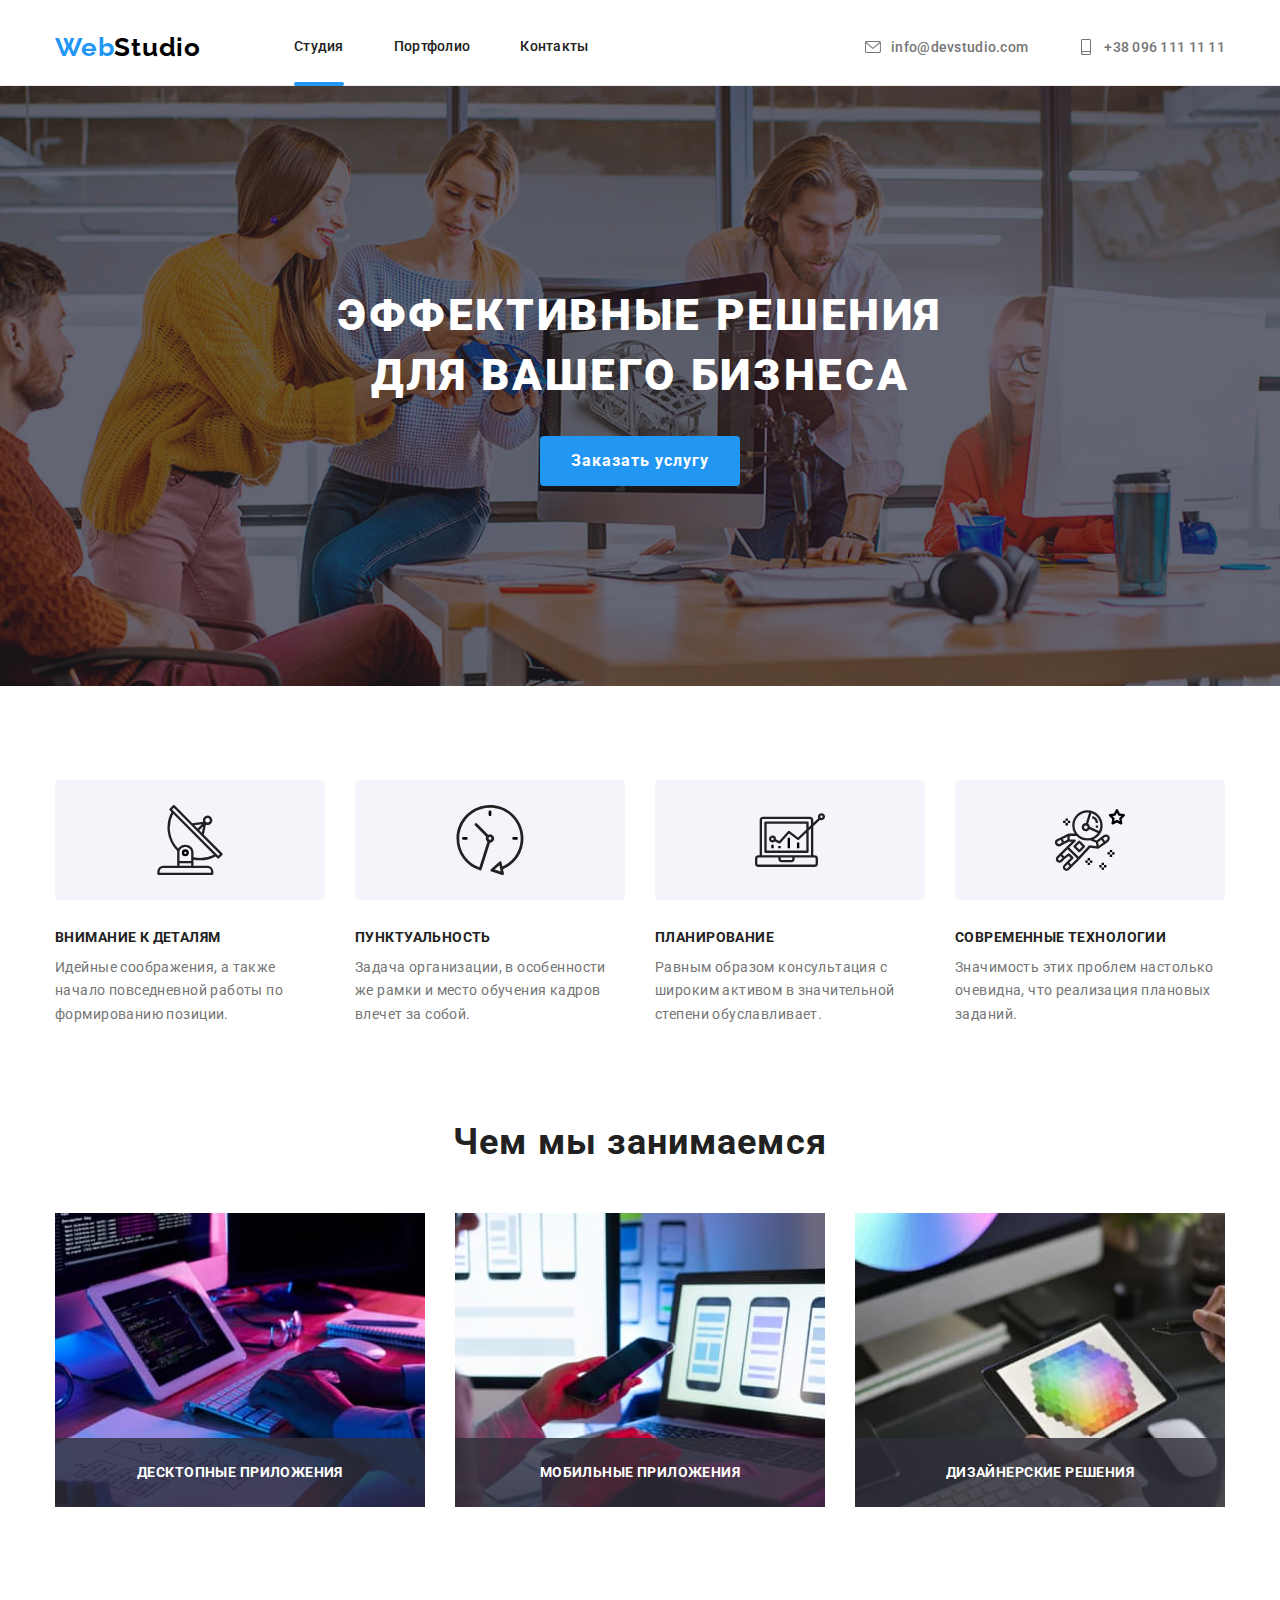
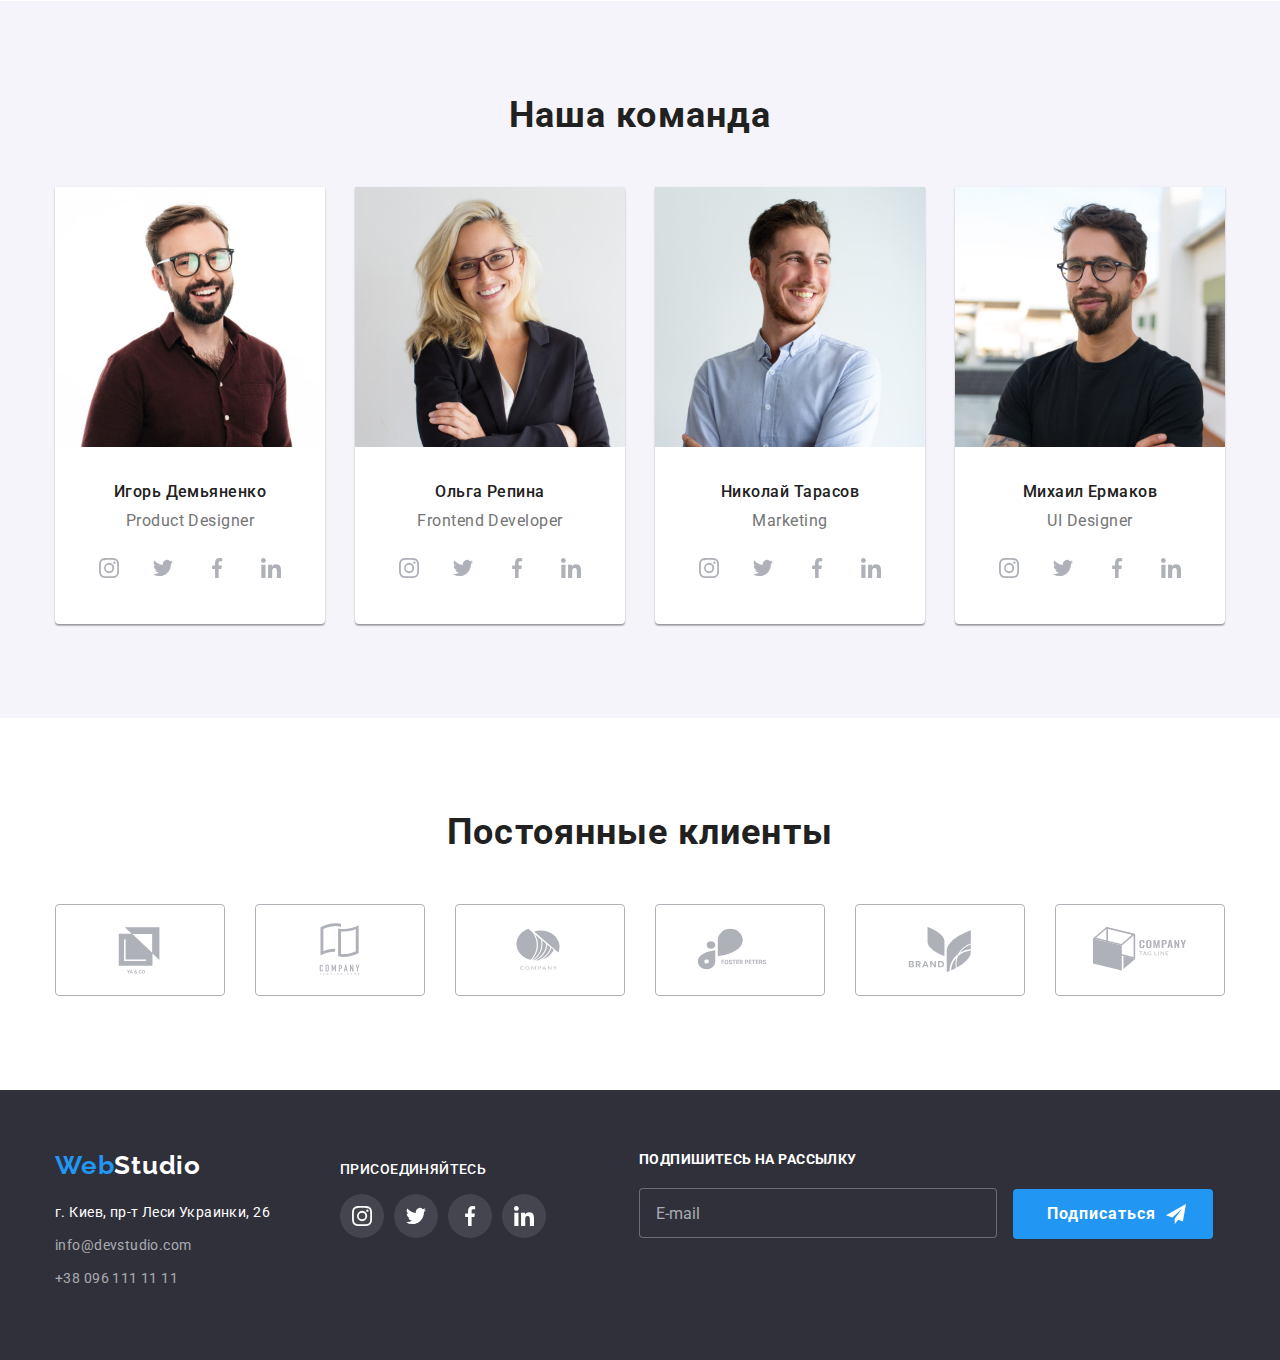
<file: index.html>
<!DOCTYPE html>
<html lang="ru">

<head>
    <meta charset="UTF-8">
    <meta http-equiv="X-UA-Compatible" content="IE=edge">
    <meta name="viewport" content="width=device-width, initial-scale=1.0">
    <title>Document</title>
    <link rel="stylesheet"
        href="https://cdnjs.cloudflare.com/ajax/libs/modern-normalize/1.1.0/modern-normalize.min.css">
    <link
        href="https://fonts.googleapis.com/css2?family=Raleway:wght@700&family=Roboto:wght@400;500;700;900&display=swap"
        rel="stylesheet">
    <link rel="stylesheet" href="./css/style.css">
    <link rel="stylesheet" href="./css/main.min.css">
</head>

<body class="page">
    <header class="header">
        <div class="container">
            <nav class="nav">
                <a class="logo link" href="index.html"><span class="logo__web">Web</span>Studio</a>
                <ul class="nav__list list">
                    <li class="nav__link-text"><a class="nav__link studio link" href="index.html">Студия</a></li>
                    <li class="nav__link-text"><a class="nav__link link" href="./portfolio.html">Портфолио</a></li>
                    <li class="nav__link-text"><a class="nav__link link" href="">Контакты</a></li>
                </ul>
            </nav>
            <div class="contact-header link">
                <a class="contact-header__link link" href="mailto:info@devstudio.com">
                    <svg class="contact-header__logo">
                        <use href="./images/svg/sprite.svg#icon-envelope"></use>
                    </svg> 
                    <span>
                        info@devstudio.com
                    </span>
                </a>
                <a class="contact-header__link link" href="tel:+380961111111">
                    <svg class="contact-header__logo">
                        <use href="./images/svg/sprite.svg#icon-smartphone"></use>
                    </svg>
                    <span>
                        +38 096 111 11 11
                    </span>
                </a>
            </div>
        </div>
    </header>
    <main>
        <!-- секція герой -->
        <section class="hero">
            <h1 class="hero__title">Эффективные решения <br /> для вашего бизнеса</h1>
            <button class="hero__button" type="button" data-modal-open>Заказать услугу</button>
        </section>

        <!-- секція про нас -->

        <section class="superiority">
            <div class="container">
                <h2 hidden>О нас</h2>
                <ul class="superiority__list list">
                    <li class="superiority__item">
                        <div class="superiority__icon">
                            <svg class="superiority__img" width="70" height="70">
                                <use href="./images/svg/sprite.svg#icon-antenna"></use>
                            </svg>
                        </div>
                        <h3 class="superiority__title">Внимание к деталям</h3>
                        <p class="superiority__text">Идейные соображения, а также начало повседневной работы по формированию
                            позиции.</p>
                    </li>
                    <li class="superiority__item">
                        <div class="superiority__icon">
                            <svg class="superiority__img" width="70" height="70">
                                <use href="./images/svg/sprite.svg#icon-clock"></use>
                            </svg>
                        </div>
                        <h3 class="superiority__title">Пунктуальность</h3>
                        <p class="superiority__text">Задача организации, в особенности же рамки и место обучения кадров
                            влечет
                            за собой.</p>
                    </li>
                    <li class="superiority__item">
                        <div class="superiority__icon">
                            <svg class="superiority__img" width="70" height="70">
                                <use href="./images/svg/sprite.svg#icon-diagram"></use>
                            </svg>
                        </div>
                        <h3 class="superiority__title">Планирование</h3>
                        <p class="superiority__text">Равным образом консультация с широким активом в значительной степени
                            обуславливает.</p>
                    </li>
                    <li class="superiority__item">
                        <div class="superiority__icon">
                            <svg class="superiority__img" width="70" height="70">
                                <use href="./images/svg/sprite.svg#icon-astronaut"></use>
                            </svg>
                        </div>
                        <h3 class="superiority__title">Современные технологии</h3>
                        <p class="superiority__text">Значимость этих проблем настолько очевидна, что реализация плановых
                            заданий.</p>
                    </li>
                </ul>
            </div>
        </section>

        <!-- секція чим ми займамося -->
        <section class="work">
            <div class="container">
                <h2 class="work__title">Чем мы занимаемся</h2>
                <ul class="work__list list">
                    <li class="work__item">
                        <img src="./images/work/work1.jpg" alt="Работа за компьютером" width="370">
                            <p class="work__text">Десктопные приложения</p>
                    </li>
                    <li class="work__item">
                        <img src="./images/work/work2.jpg" alt="Рука с телефоном перед компьютером" width="370">
                        <p class="work__text">Мобильные приложения</p>
                    </li>
                    <li class="work__item">
                        <img src="./images/work/work3.jpg" alt="Планшет" width="370">
                        <p class="work__text">Дизайнерские решения</p>
                    </li>
                </ul>
            </div>
        </section>

        <!-- секція наша команда -->
        <section class="team">
            <div class="container">
                <h2 class="team__title">Наша команда</h2>
                <ul class="team-list list">
                    <li class="team-list__item">
                        <img src="./images/team/person1.jpg" alt="фото мужчины" width="270">
                        <div class="team-list__content">
                            <h3 class="team-list__name">Игорь Демьяненко</h3>
                            <p class="team-list__text">Product Designer</p>
                            <ul class="social-list list">
                                <li class="social-list__item ">
                                    <a class="social-list__link" href="">
                                        <svg class="social-list__icon " width="44" height="44">
                                            <use href="./images/svg/sprite.svg#icon-instagram"></use>
                                        </svg>
                                    </a>
                                </li>
                                <li class="social-list__item">
                                    <a class="social-list__link" href="">
                                        <svg class="social-list__icon" width="44" height="44">
                                            <use href="./images/svg/sprite.svg#icon-twitter"></use>
                                        </svg>
                                    </a>
                                </li>
                                <li class="social-list__item">
                                    <a class="social-list__link" href="">
                                        <svg class="social-list__icon" width="44" height="44">
                                            <use href="./images/svg/sprite.svg#icon-facebook"></use>
                                        </svg>
                                    </a>
                                </li>
                                <li class="social-list__item">
                                    <a class="social-list__link" href="">
                                        <svg class="social-list__icon" width="44" height="44">
                                            <use href="./images/svg/sprite.svg#icon-linkedin"></use>
                                        </svg>
                                    </a>
                                </li>
                            </ul>
                        </div>
                    </li>
                    <li class="team-list__item">
                        <img src="./images/team/person2.jpg" alt="фото женщины" width="270">
                        <div class="team-list__content">
                            <h3 class="team-list__name">Ольга Репина</h3>
                            <p class="team-list__text">Frontend Developer</p>
                            <ul class="social-list list">
                                <li class="social-list__item ">
                                    <a class="social-list__link" href="">
                                        <svg class="social-list__icon " width="44" height="44">
                                            <use href="./images/svg/sprite.svg#icon-instagram"></use>
                                        </svg>
                                    </a>
                                </li>
                                <li class="social-list__item">
                                    <a class="social-list__link" href="">
                                        <svg class="social-list__icon" width="44" height="44">
                                            <use href="./images/svg/sprite.svg#icon-twitter"></use>
                                        </svg>
                                    </a>
                                </li>
                                <li class="social-list__item">
                                    <a class="social-list__link" href="">
                                        <svg class="social-list__icon" width="44" height="44">
                                            <use href="./images/svg/sprite.svg#icon-facebook"></use>
                                        </svg>
                                    </a>
                                </li>
                                <li class="social-list__item">
                                    <a class="social-list__link" href="">
                                        <svg class="social-list__icon" width="44" height="44">
                                            <use href="./images/svg/sprite.svg#icon-linkedin"></use>
                                        </svg>
                                    </a>
                                </li>
                            </ul>
                        </div>
                    </li>
                    <li class="team-list__item">
                        <img src="./images/team/person3.jpg" alt="фото мужчины" width="270">
                        <div class="team-list__content">
                            <h3 class="team-list__name">Николай Тарасов</h3>
                            <p class="team-list__text">Marketing</p>
                            <ul class="social-list list">
                                <li class="social-list__item ">
                                    <a class="social-list__link" href="">
                                        <svg class="social-list__icon " width="44" height="44">
                                            <use href="./images/svg/sprite.svg#icon-instagram"></use>
                                        </svg>
                                    </a>
                                </li>
                                <li class="social-list__item">
                                    <a class="social-list__link" href="">
                                        <svg class="social-list__icon" width="44" height="44">
                                            <use href="./images/svg/sprite.svg#icon-twitter"></use>
                                        </svg>
                                    </a>
                                </li>
                                <li class="social-list__item">
                                    <a class="social-list__link" href="">
                                        <svg class="social-list__icon" width="44" height="44">
                                            <use href="./images/svg/sprite.svg#icon-facebook"></use>
                                        </svg>
                                    </a>
                                </li>
                                <li class="social-list__item">
                                    <a class="social-list__link" href="">
                                        <svg class="social-list__icon" width="44" height="44">
                                            <use href="./images/svg/sprite.svg#icon-linkedin"></use>
                                        </svg>
                                    </a>
                                </li>
                            </ul>
                        </div>
                    </li>
                    <li class="team-list__item">
                        <img src="./images/team/person4.jpg" alt="фото мужчины" width="270">
                        <div class="team-list__content">
                            <h3 class="team-list__name">Михаил Ермаков</h3>
                            <p class="team-list__text">UI Designer</p>
                            <ul class="social-list list">
                                <li class="social-list__item ">
                                    <a class="social-list__link" href="">
                                        <svg class="social-list__icon " width="44" height="44">
                                            <use href="./images/svg/sprite.svg#icon-instagram"></use>
                                        </svg>
                                    </a>
                                </li>
                                <li class="social-list__item">
                                    <a class="social-list__link" href="">
                                        <svg class="social-list__icon" width="44" height="44">
                                            <use href="./images/svg/sprite.svg#icon-twitter"></use>
                                        </svg>
                                    </a>
                                </li>
                                <li class="social-list__item">
                                    <a class="social-list__link" href="">
                                        <svg class="social-list__icon" width="44" height="44">
                                            <use href="./images/svg/sprite.svg#icon-facebook"></use>
                                        </svg>
                                    </a>
                                </li>
                                <li class="social-list__item">
                                    <a class="social-list__link" href="">
                                        <svg class="social-list__icon" width="44" height="44">
                                            <use href="./images/svg/sprite.svg#icon-linkedin"></use>
                                        </svg>
                                    </a>
                                </li>
                            </ul>
                        </div>
                    </li>
                </ul>
            </div>
        </section>
    <!-- постійні клієнти -->
        <section class="clients">
            <h2 class="clients__title">Постоянные клиенты</h2>
            <ul class="client-list list">
                <li class="client-list__item">
                    <a class="client-list__link" href="">
                        <svg class="client-list__logo ">
                            <use href="./images/svg/sprite.svg#icon-logo"> </use>
                        </svg>
                    </a>
                </li>
                <li class="client-list__item">
                    <a class="client-list__link" href="">
                        <svg class="client-list__logo">
                            <use href="./images/svg/sprite.svg#icon-logo-1"> </use>
                        </svg>
                    </a>
                </li>
                <li class="client-list__item">
                    <a class="client-list__link" href="">
                        <svg class="client-list__logo">
                            <use href="./images/svg/sprite.svg#icon-logo-2"> </use>
                        </svg>
                    </a>
                </li>
                <li class="client-list__item">
                    <a class="client-list__link" href="">
                        <svg class="client-list__logo">
                            <use href="./images/svg/sprite.svg#icon-logo-3"> </use>
                        </svg>
                    </a>
                </li>
                <li class="client-list__item">
                    <a class="client-list__link" href="">
                        <svg class="client-list__logo">
                            <use href="./images/svg/sprite.svg#icon-logo-4"> </use>
                        </svg>
                    </a>
                </li>
                <li class="client-list__item">
                    <a class="client-list__link" href="">
                        <svg class="client-list__logo">
                            <use href="./images/svg/sprite.svg#icon-logo-5"> </use>
                        </svg>
                    </a>
                </li>
            </ul>
        </section>
    </main>

    <footer class="footer-all">
        <div class="container d-flex">
            <div class="footer-contact">
                <a class="logo-footer link" href="index.html"><span class="logo__web">Web</span>Studio</a>
                <address class="address">
                    <p class="address__text link">г. Киев, пр-т Леси Украинки, 26</p>
                    <a class="address__link-footer link" href="mailto:info@devstudio.com">info@devstudio.com</a>
                    <a class="address__link-footer link" href="tel:+380961111111">+38 096 111 11 11</a>
                </address>
            </div>
            <div class="footer-social">
                <h3 class="footer-social__title">ПРИСОЕДИНЯЙТЕСЬ</h3>
                <ul class="social-list list">
                    <li class="social-list__item">
                        <a class="social-list__link" href="">
                            <svg class="social-list__icon social-list__icon--footer" width="44" height="44">
                                <use href="./images/svg/sprite.svg#icon-instagram"></use>
                            </svg>
                        </a>
                    </li>
                    <li class="social-list__item">
                        <a class="social-list__link" href="">
                            <svg class="social-list__icon social-list__icon--footer" width="44" height="44">
                                <use href="./images/svg/sprite.svg#icon-twitter"></use>
                            </svg>
                        </a>
                    </li>
                    <li class="social-list__item">
                        <a class="social-list__link" href="">
                            <svg class="social-list__icon social-list__icon--footer" width="44" height="44">
                                <use href="./images/svg/sprite.svg#icon-facebook"></use>
                            </svg>
                        </a>
                    </li>
                    <li class="social-list__item">
                        <a class="social-list__link" href="">
                            <svg class="social-list__icon social-list__icon--footer" width="44" height="44">
                                <use href="./images/svg/sprite.svg#icon-linkedin"></use>
                            </svg>
                        </a>
                    </li>
                </ul>
            </div>
        

        <div>
            <form class="footer-form">
                <b class="footer-form__name">подпишитесь на рассылку</b>
                <div>
                    <input class="footer-form__colortext" type="text" name="mail" placeholder="E-mail">
                    <button type="submit" class="footer-form__button">
                        <span class="footer-form__subscribe">Подписаться</span>
                        <svg class="footer-form__icon">
                            <use href="./images/svg/sprite.svg#icon-icon-send"></use>
                        </svg>
                    </button>
                </div>
            </form>
        </div>
    </div>

    </footer>

    <div class="backdrop is-hidden" data-modal>
        <div class="modal">
            <form class="modal-form">
                <p class="modal-title">Оставьте свои данные, мы вам перезвоним</p>
                <div class="modal-group">
                    <label class="modal-label" for="user-name">Имя</label>
                    <input class="modal-input" type="text" name="name" id="user-name">
                    <svg class="modal-logo">
                        <use href="./images/modal/modal.svg#icon-person-black-18dp-1"></use>
                    </svg>
                </div>

                <div class="modal-group">
                    <label class="modal-label" for="user-tel">Телефон</label>
                   <span class=""></span>
                    <input class="modal-input" type="tel" name="phone-number" id="user-tel">
                    <svg class="modal-logo">
                        <use href="./images/modal/modal.svg#icon-phone-black-18dp-1"></use>
                    </svg>
                </div>
                <div class="modal-group">
                    <label class="modal-label" for="user-email">Почта</label>
                    <input class="modal-input" type="email" name="email" id="user-email">
                    <svg class="modal-logo">
                        <use href="./images/modal/modal.svg#icon-email-black-18dp-1"></use>
                    </svg>
                </div>
                <div class="modal-group">
                    <label class="modal-label" for="user-coment">Комментарий</label>
                    <textarea class="modal-textarea" name="coment" id="user-coment" placeholder="Введите текст" ></textarea>
                </div>
        
                <label class="checkbox-label">
                    <input class="checkbox-input" type="checkbox" name="contract" value="accept-contract">
                    <svg class="checkbox-icon" width="16" height="15">
                        <use href="./images/svg/sprite.svg#icon-check"></use>
                    </svg>
                    <span class="modal-option-span">Соглашаюсь с рассылкой и принимаю
                        <a href="#">Условия договора</a></span>
                </label>
                            
                <button type="submit" class="btn-submit">Отправить</button>

            </form>            
            <button class="modal-button" data-modal-close>
                <svg class="modal-logo-close">
                    <use href="./images/modal/modal.svg#icon-close-black-18dp-2-1" width="18" height="18"></use>
                </svg>
            </button> </div>
    </div>
    
    <script src="./js/modal.js"></script>
</body>

</html>
</file>
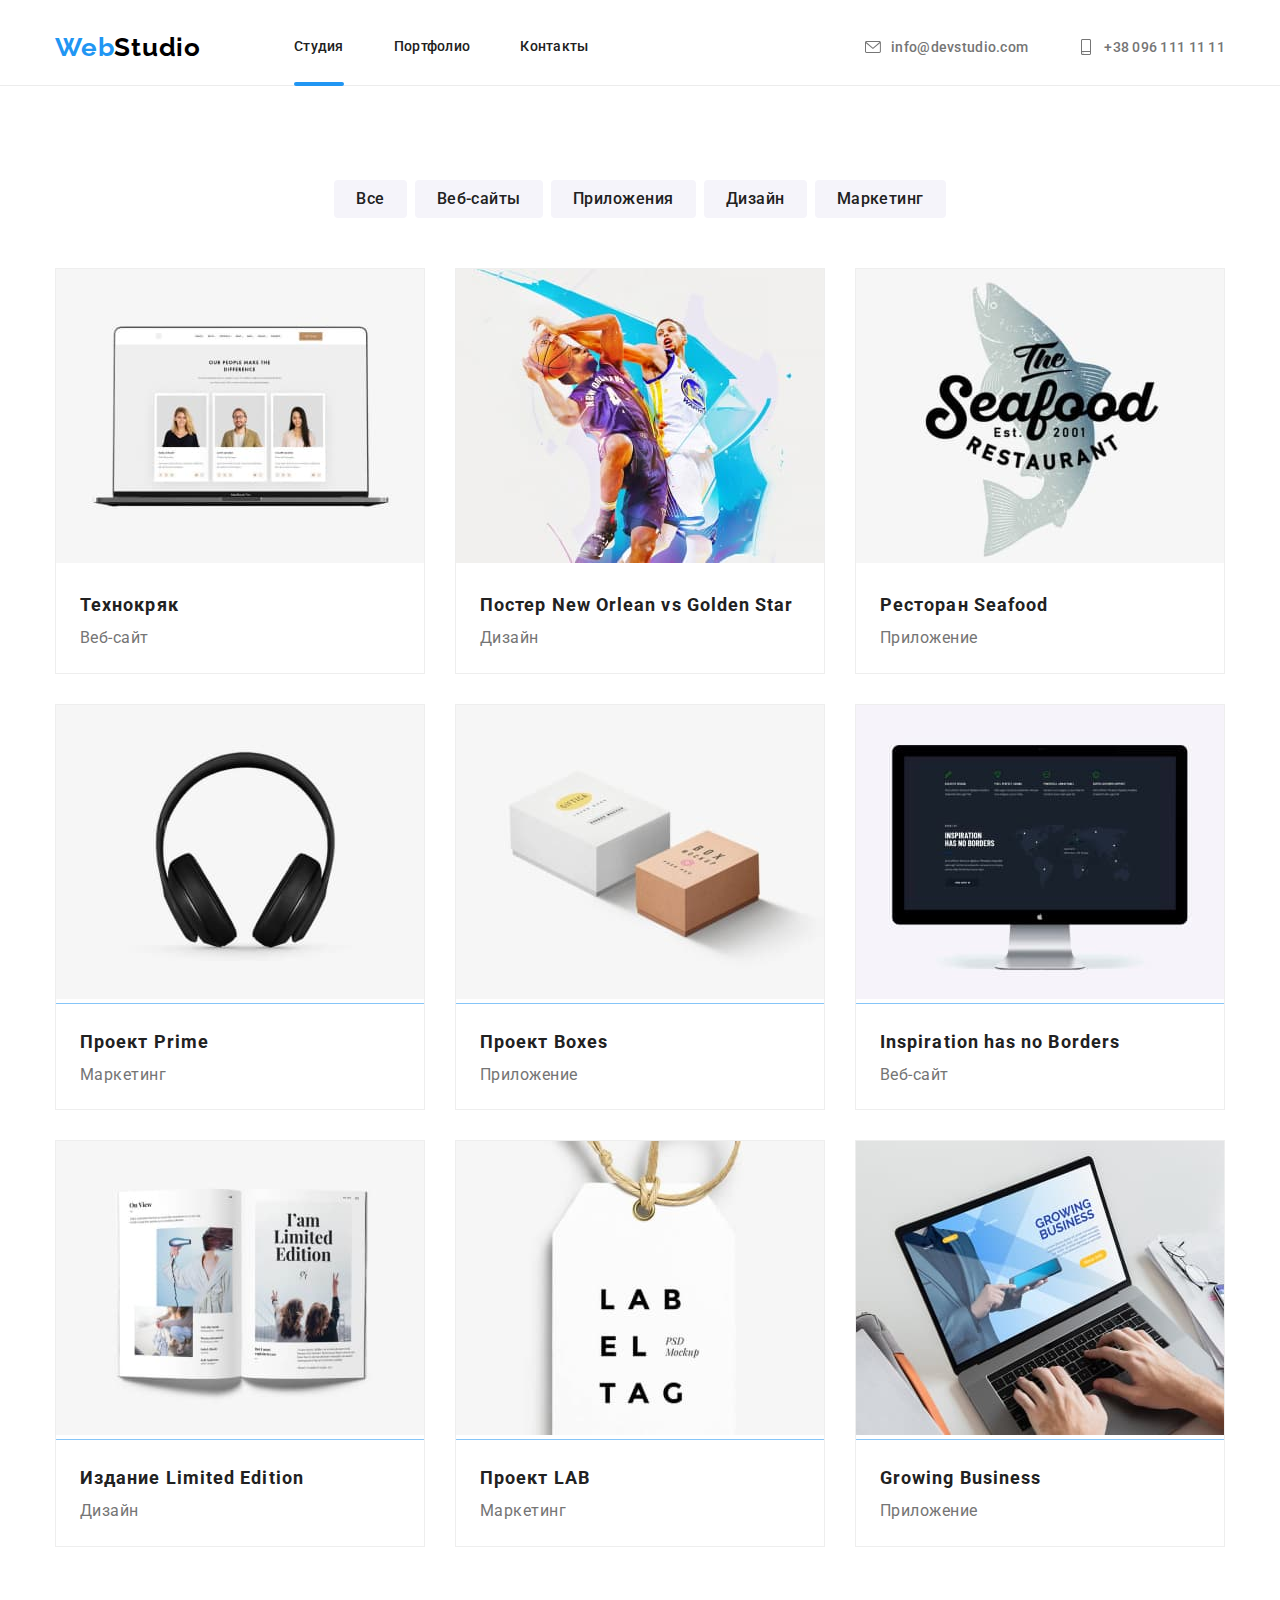
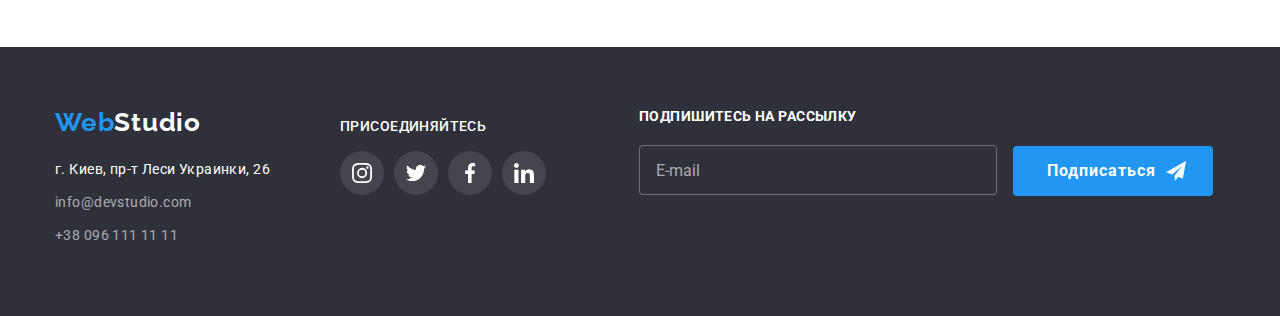
<file: portfolio.html>
<!DOCTYPE html>
<html lang="ru">

<head>
    <meta charset="UTF-8">
    <meta http-equiv="X-UA-Compatible" content="IE=edge">
    <meta name="viewport" content="width=device-width, initial-scale=1.0">
    <title>Document</title>
    <link href="https://fonts.googleapis.com/css2?family=Raleway:wght@700&family=Roboto:wght@400;500;700;900&display=swap" rel="stylesheet">
    <link rel="stylesheet" href="https://cdnjs.cloudflare.com/ajax/libs/modern-normalize/1.1.0/modern-normalize.min.css">
    <!-- <link rel="stylesheet" href="./css/style.css"> -->
    <link rel="stylesheet" href="./css/main.min.css">
</head>

<body class="page">
    <header class="header">
        <div class="container">
            <nav class="nav">
                <a class="logo link" href="index.html"><span class="logo__web">Web</span>Studio</a>
                <ul class="nav__list list">
                    <li class="nav__link-text"><a class="nav__link studio link" href="index.html">Студия</a></li>
                    <li class="nav__link-text"><a class="nav__link link" href="./portfolio.html">Портфолио</a></li>
                    <li class="nav__link-text"><a class="nav__link link" href="">Контакты</a></li>
                </ul>
            </nav>
            <div class="contact-header link">
                <a class="contact-header__link link" href="mailto:info@devstudio.com">
                    <svg class="contact-header__logo">
                        <use href="./images/svg/sprite.svg#icon-envelope"></use>
                    </svg> 
                    <span>
                        info@devstudio.com
                    </span>
                </a>
                <a class="contact-header__link link" href="tel:+380961111111">
                    <svg class="contact-header__logo">
                        <use href="./images/svg/sprite.svg#icon-smartphone"></use>
                    </svg>
                    <span>
                        +38 096 111 11 11
                    </span>
                </a>
            </div>
        </div>
    </header>

    <main>
        <!-- секція проектів -->
        <section class="section-project">
            <div class="container">
                <h1 hidden>Фильтры</h1>
                <ul class="filter-button-list list">
                    <li class="filter-button-item"><button class="filter-button animate-on-hover" type="button">Все</button></li>
                    <li class="filter-button-item"><button class="filter-button animate-on-hover" type="button">Веб-сайты</button></li>
                    <li class="filter-button-item"><button class="filter-button animate-on-hover" type="button">Приложения</button></li>
                    <li class="filter-button-item"><button class="filter-button animate-on-hover" type="button">Дизайн</button></li>
                    <li class="filter-button-item"><button class="filter-button animate-on-hover" type="button">Маркетинг</button></li>
                </ul>
                <ul class="project-list list">
                    <li class="project-card">
                        <a class="link c-l" href="">
                            <div class="all-card">
                                <img src="./images/portfolio/img1.jpg" alt="фото ноутбука" width="370" height="294">
                                <p class="project-text">Технокряк это современная площадка распространения коронавируса.
                                    Компании используют эту платформу для цифрового шпионажа и атак на защищённые сервера
                                    конкурентов.</p>
                            </div>
                            <div class="project-title-name">
                                <h2 class="project-title">Технокряк</h2>
                                <p class="project-name">Веб-сайт</p>
                            </div>
                        </a>
                    </li>
                    <li class="project-card">
                        <a class="link" href="">
                            <div class="all-card">
                                <img src="./images/portfolio/img2.jpg" alt="Фото баскетболистов" width="370" height="294">
                                <p class="project-text">Технокряк это современная площадка распространения коронавируса.
                                    Компании используют эту платформу для цифрового шпионажа и атак на защищённые сервера
                                    конкурентов.</p>
                            </div>
                            <div class="project-title-name">
                                <h2 class="project-title">Постер New Orlean vs Golden Star</h2>
                                <p class="project-name">Дизайн</p>
                            </div>
                        </a>
                    </li>
                    <li class="project-card">
                        <a class="link" href="">
                            <div class="all-card">
                                <img src="./images/portfolio/img3.jpg" alt="Лого ресторана" width="370" height="294">
                                <p class="project-text">Технокряк это современная площадка распространения коронавируса.
                                    Компании используют эту платформу для цифрового шпионажа и атак на защищённые сервера
                                    конкурентов.</p>
                            </div>
                            <div class="project-title-name">
                                <h2 class="project-title">Ресторан Seafood</h2>
                                <p class="project-name">Приложение</p>
                            </div>
                        </a>
                    </li>
                    <li class="project-card">
                        <a class="link" href="">
                            <div class="all-card">
                                <img src="./images/portfolio/img4.jpg" alt="Наушники" width="370" height="294">
                                <p class="project-text">Технокряк это современная площадка распространения коронавируса.
                                    Компании используют эту платформу для цифрового шпионажа и атак на защищённые сервера
                                    конкурентов.</p>
                            </div>
                            <div class="project-title-name">
                                <h2 class="project-title"> Проект Prime</h2>
                                <p class="project-name">Маркетинг</p>
                            </div>
                        </a>
                    </li>
                    <li class="project-card">
                        <a class="link" href="">
                            <div class="all-card">
                                <img src="./images/portfolio/img5.jpg" alt="Две коробки" width="370" height="294">
                                <p class="project-text">Технокряк это современная площадка распространения коронавируса.
                                    Компании используют эту платформу для цифрового шпионажа и атак на защищённые сервера
                                    конкурентов.</p>
                            </div>
                            <div class="project-title-name">
                                <h2 class="project-title"> Проект Boxes</h2>
                                <p class="project-name">Приложение</p>
                            </div>
                        </a>
                    </li>
                    <li class="project-card">
                        <a class="link" href="">
                            <div class="all-card">
                                <img src="./images/portfolio/img6.jpg" alt="Монитор" width="370" height="294">
                                <p class="project-text">Технокряк это современная площадка распространения коронавируса.
                                    Компании используют эту платформу для цифрового шпионажа и атак на защищённые сервера
                                    конкурентов.</p>
                            </div>
                            <div class="project-title-name">
                                <h2 class="project-title"> Inspiration has no Borders</h2>
                                <p class="project-name">Веб-сайт</p>
                            </div>
                        </a>
                    </li>
                    <li class="project-card">
                        <a class="link" href="">
                            <div class="all-card">
                                <img src="./images/portfolio/img7.jpg" alt="Журнал" width="370" height="294">
                                <p class="project-text">Технокряк это современная площадка распространения коронавируса.
                                    Компании используют эту платформу для цифрового шпионажа и атак на защищённые сервера
                                    конкурентов.</p>
                            </div>
                            <div class="project-title-name">
                                <h2 class="project-title">Издание Limited Edition</h2>
                                <p class="project-name">Дизайн</p>
                            </div>
                        </a>
                    </li>
                    <li class="project-card">
                        <a class="link" href="">
                            <div class="all-card">
                                <img src="./images/portfolio/img8.jpg" alt="Бирка" width="370" height="294">
                                <p class="project-text">Технокряк это современная площадка распространения коронавируса.
                                    Компании используют эту платформу для цифрового шпионажа и атак на защищённые сервера
                                    конкурентов.</p>
                            </div>
                            <div class="project-title-name">
                                <h2 class="project-title">Проект LAB</h2>
                                <p class="project-name">Маркетинг</p>
                            </div>
                        </a>
                    </li>
                    <li class="project-card">
                        <a class="link" href="">
                            <div class="all-card">
                                <img src="./images/portfolio/img9.jpg" alt="Ноутбук" width="370" height="294">
                                <p class="project-text">Технокряк это современная площадка распространения коронавируса.
                                    Компании используют эту платформу для цифрового шпионажа и атак на защищённые сервера
                                    конкурентов.</p>
                            </div>
                            <div class="project-title-name">
                                <h2 class="project-title">Growing Business</h2>
                                <p class="project-name">Приложение</p>
                            </div>
                        </a>
                    </li>
                </ul>
            </div>
        </section>
    </main>


    <footer class="footer-all">
        <div class="container d-flex">
            <div class="footer-contact">
                <a class="logo-footer link" href="index.html"><span class="logo__web">Web</span>Studio</a>
                <address class="address">
                    <p class="address__text link">г. Киев, пр-т Леси Украинки, 26</p>
                    <a class="address__link-footer link" href="mailto:info@devstudio.com">info@devstudio.com</a>
                    <a class="address__link-footer link" href="tel:+380961111111">+38 096 111 11 11</a>
                </address>
            </div>
            <div class="footer-social">
                <h3 class="footer-social__title">ПРИСОЕДИНЯЙТЕСЬ</h3>
                <ul class="social-list list">
                    <li class="social-list__item">
                        <a class="social-list__link" href="">
                            <svg class="social-list__icon social-list__icon--footer" width="44" height="44">
                                <use href="./images/svg/sprite.svg#icon-instagram"></use>
                            </svg>
                        </a>
                    </li>
                    <li class="social-list__item">
                        <a class="social-list__link" href="">
                            <svg class="social-list__icon social-list__icon--footer" width="44" height="44">
                                <use href="./images/svg/sprite.svg#icon-twitter"></use>
                            </svg>
                        </a>
                    </li>
                    <li class="social-list__item">
                        <a class="social-list__link" href="">
                            <svg class="social-list__icon social-list__icon--footer" width="44" height="44">
                                <use href="./images/svg/sprite.svg#icon-facebook"></use>
                            </svg>
                        </a>
                    </li>
                    <li class="social-list__item">
                        <a class="social-list__link" href="">
                            <svg class="social-list__icon social-list__icon--footer" width="44" height="44">
                                <use href="./images/svg/sprite.svg#icon-linkedin"></use>
                            </svg>
                        </a>
                    </li>
                </ul>
            </div>
        

        <div>
            <form class="footer-form">
                <b class="footer-form__name">подпишитесь на рассылку</b>
                <div>
                    <input class="footer-form__colortext" type="text" name="mail" placeholder="E-mail">
                    <button type="submit" class="footer-form__button">
                        <span class="footer-form__subscribe">Подписаться</span>
                        <svg class="footer-form__icon">
                            <use href="./images/svg/sprite.svg#icon-icon-send"></use>
                        </svg>
                    </button>
                </div>
            </form>
        </div>
    </div>

    </footer>

</body>
</html>
</file>
<file: css/style.css>
/* стилі сторінки */




/* хедер */



/* logo */



/* nav */


/* hero */



 /* <!-- секція про нас --> */



 /* <!-- секція чим ми займамося --> */


/* <!-- секція наша команда --> */








/*--------------------------- footer -----------------------------*/

 

/*------------------ портфоліо -------------------------------*/
</file>
<file: css/main.min.css>
h1,h2,h3,h4,h5,h6,p{margin-top:0;margin-bottom:0}ul{margin-top:0;margin-bottom:0;padding-left:0}.html{box-sizing:border-box}.page{font-family:"Roboto",sans-serif;color:#757575}.list{list-style:none;padding:0;margin:0}.link{text-decoration:none}.container{width:1200px;padding-left:15px;padding-right:15px;margin:0 auto}.header{border-bottom:1px solid #ECECEC;padding-top:32px;padding-bottom:22px}.header .container{display:flex;align-items:center}.nav{display:flex;align-items:center}.nav__list{display:flex}.nav__link-text{position:relative}.studio::after,.portfolio::after{content:"";position:absolute;left:0;bottom:-31px;display:block;width:100%;height:4px;border-radius:2px;background-color:#2196F3}.nav__link{display:block;color:#212121;font-weight:500;font-size:14px;line-height:1.14;letter-spacing:0.02em;transition-property:color;transition-duration:250ms;transition-timing-function:cubic-bezier(0.4, 0, 0.2, 1)}.nav__link:hover,.nav__link:focus{color:#2196F3}.nav__link-text:not(:last-child){margin-right:50px}.contact-header{display:flex;font-style:normal;font-weight:500;font-size:14px;line-height:1.1428;letter-spacing:0.02em;margin-left:auto;height:16px}.contact-header__link{color:#757575;display:flex;transition-property:color;transition-duration:250ms;transition-timing-function:cubic-bezier(0.4, 0, 0.2, 1)}.contact-header__link:focus,.contact-header__link:hover{color:#2196F3;fill:#2196F3}.contact-header__link:not(:last-child){margin-right:50px}.contact-header__logo{width:16px;fill:#757575;margin-right:10px;transition-property:fill;transition-duration:250ms;transition-timing-function:cubic-bezier(0.4, 0, 0.2, 1)}.contact-header__link:hover .contact-header__logo,.contact-header__link:focus .contact-header__logo{color:#2196F3;fill:#2196F3}.logo{margin-right:93px;font-family:"Raleway",sans-serif;font-weight:700;font-size:26px;line-height:1.19;letter-spacing:0.03em;color:#000}.logo__web{color:#2196F3}.hero{padding-top:200px;padding-bottom:200px;text-align:center;max-width:1600px;background-image:linear-gradient(rgba(47,48,58,0.4), rgba(47,48,58,0.4)),url(../images/bcg/bcg.jpg);background-repeat:no-repeat;background-position:center;background-size:cover;margin:auto}.hero__title{margin-top:0;margin-bottom:30px;font-weight:900;font-size:44px;line-height:1.36;letter-spacing:0.06em;text-transform:uppercase;color:#fff}.hero__button{margin:auto;text-align:center;width:200px;height:50px;border-radius:4px;border:none;font-weight:700;font-size:16px;line-height:1.87;align-items:center;letter-spacing:0.06em;color:#fff;background-color:#2196F3;cursor:pointer}.superiority{padding-top:94px}.superiority__list{display:flex;margin-left:-30px}.superiority__icon{width:270px;height:120px;background:#F5F4FA;border-radius:4px;margin-bottom:30px;display:flex;justify-content:center;align-items:center}.superiority__item{width:calc((100% - 30px) / 4);margin-left:30px}.superiority__title{margin:0;font-size:14px;line-height:1.14;letter-spacing:0.03em;text-transform:uppercase;color:#212121}.superiority__text{margin-top:10px;font-weight:400;font-size:14px;line-height:1.71;letter-spacing:0.03em;color:#757575}.work{padding:94px 0}.work__title{margin-top:0;margin-bottom:50px;font-weight:700;font-size:36px;line-height:1.17;text-align:center;letter-spacing:0.03em;color:#212121}.work__item{position:relative;width:calc((100% - 60px) / 3);height:294px}.work__item:not(:last-child){margin-right:30px}.work__list{display:flex}.work__text{position:absolute;bottom:0;right:0;width:100%;background:rgba(47,48,58,0.8);padding-top:27px;padding-bottom:27px;margin:0;font-weight:700;font-size:14px;line-height:1.14;text-align:center;letter-spacing:0.03em;text-transform:uppercase;color:#fff}.team{background-color:#F5F4FA;padding-top:94px;padding-bottom:94px}.team__title{font-weight:700;font-size:36px;line-height:1.16;text-align:center;letter-spacing:0.03em;color:#212121}.team-list{display:flex;margin-top:50px}.team-list__item:not(:last-child){margin-right:30px}.team-list__item{width:calc((100% - 90px) / 4);background-color:#fff;box-shadow:0px 1px 3px rgba(0,0,0,0.12),0px 1px 1px rgba(0,0,0,0.14),0px 2px 1px rgba(0,0,0,0.2);border-radius:0px 0px 4px 4px}.team-list__content{padding-top:30px;padding-bottom:30px}.team-list__name{margin-bottom:10px;font-weight:500;font-size:16px;line-height:1.19;text-align:center;letter-spacing:0.03em;color:#212121}.team-list__text{font-weight:400;font-size:16px;line-height:1.19;text-align:center;letter-spacing:0.03em;color:#757575}.social-list{display:flex;justify-content:center;margin-top:16px}.social-list__icon{fill:#AFB1B8;border-radius:50px;transition-property:background-color, fill;transition-duration:250ms;transition-timing-function:cubic-bezier(0.4, 0, 0.2, 1)}.social-list__icon:hover,.social-list__icon:focus{background-color:#2196F3;fill:#fff}.social-list__link:focus .social-list__icon{background-color:#2196F3;fill:#fff}.social-list__item:not(:last-child){margin-right:10px}.clients__title{font-weight:700;font-size:36px;line-height:1.16;text-align:center;letter-spacing:0.03em;color:#212121;margin-top:94px;margin-bottom:50px}.client-list{display:flex;justify-content:center;margin-bottom:94px}.client-list__item{width:170px;height:92px;border:1px solid #AFB1B8;border-radius:4px;align-items:center;display:flex;justify-content:center;transition-property:fill, border-color;transition-duration:250ms;transition-timing-function:cubic-bezier(0.4, 0, 0.2, 1)}.client-list__item:focus,.client-list__item:hover{border-color:#2196F3;fill:#2196F3}.client-list__item:not(:last-child){margin-right:30px}.client-list__link{width:100%;height:100%;justify-content:center;display:flex;align-items:center}.client-list__logo{width:106px;height:60px;fill:#AFB1B8}.client-list__item:hover .client-list__logo{border-color:#2196F3;fill:#2196F3}.client-list__link:focus .client-list__logo{border-color:#2196F3;fill:#2196F3}.footer-all{display:flex;align-items:baseline;padding-top:60px;padding-bottom:60px;background-color:#2F303A}.d-flex{display:flex}.logo-footer{font-family:"Raleway",sans-serif;font-weight:700;font-size:26px;line-height:1.19;letter-spacing:0.03em;color:#fff}.address{margin-top:20px;font-style:normal}.address__text,.address__link-footer{font-weight:400;font-size:14px;line-height:1.71;letter-spacing:0.03em;color:#fff;margin-top:0;margin-bottom:9px}.address__link-footer{color:rgba(255,255,255,0.6);display:block;transition-property:color;transition-duration:250ms;transition-timing-function:cubic-bezier(0.4, 0, 0.2, 1)}.address__link-footer:hover,.address__link-footer:focus{color:#2196F3}.footer-social{margin-left:70px;align-items:unset;margin-top:12px}.footer-social__title{font-weight:500;font-size:14px;line-height:1.14;letter-spacing:0.03em;text-transform:uppercase;color:#FFFFFF}.social-list__icon--footer{background:rgba(255,255,255,0.1);border-radius:50px;fill:#FFFFFF}.footer-form{margin-left:93px}.footer-form input{margin-top:20px;margin-right:12px;padding-left:16px;width:358px;height:50px;border:1px solid rgba(255,255,255,0.3);border-radius:4px;background-color:#2F303A}.footer-form input::placeholder{color:rgba(255,255,255,0.6)}.footer-form__name{font-weight:700;font-size:14px;line-height:1.14;letter-spacing:0.03em;text-transform:uppercase;color:#FFFFFF}.footer-form__colortext{color:rgba(255,255,255,0.6)}.footer-form__button{width:200px;height:50px;background:#2196F3;border:none;border-radius:4px;display:inline-flex;align-items:center}.footer-form__subscribe{display:flex;justify-content:center;align-items:center;font-weight:bold;font-size:16px;line-height:1,87;padding-left:28px;margin-right:10px;letter-spacing:0.06em;color:#FFFFFF}.footer-form__icon{width:20px;height:20px;fill:#FFFFFF;margin-right:10px}.filter-button-list{display:flex;justify-content:center;margin-left:auto;margin-right:auto;margin-bottom:50px}.filter-button-item{margin-right:8px}.filter-button-item:hover,.filter-button-item:focus{color:white;border-radius:4px}.filter-button-item:last-child{margin-right:0}.filter-button{padding:6px 22px;border:none;border-radius:4px;font-family:"Roboto",sans-serif;font-weight:500;font-size:16px;line-height:1.62;text-align:center;letter-spacing:0.03em;color:#212121;background-color:#F5F4FA;cursor:pointer}.filter-button:hover,.filter-button:focus{background:#2196F3;color:#FFFFFF}.section-project{padding-top:94px}.project-list{margin-top:50px;display:flex;flex-wrap:wrap;margin-bottom:100px}.project-text{position:absolute;top:0;left:0;width:100%;height:100%;padding:64px 23px;transform:translateY(100%);transition:transform 250ms linear;font-weight:normal;font-size:18px;line-height:1.56;letter-spacing:0.03em;color:#fff;background-color:rgba(33,150,243,0.9)}.all-card{position:relative;overflow:hidden}.project-card:hover .project-text{transform:translateY(0%)}.project-title-name{padding:20px 24px}.project-card{border:1px solid #EEEEEE;margin-right:30px;margin-bottom:30px;width:calc((100% - 60px) / 3);transition-property:box-shadow;transition-duration:250ms;transition-timing-function:cubic-bezier(0.4, 0, 0.2, 1)}.project-card:focus,.project-card:focus-visible,.project-card:hover{box-shadow:0px 1px 1px rgba(0,0,0,0.12),0px 4px 4px rgba(0,0,0,0.06),1px 4px 6px rgba(0,0,0,0.16)}.project-card:nth-last-child(-n+3){margin-bottom:0}.project-card:nth-child(3n+3){margin-right:0}.project-title{font-weight:700;font-size:18px;line-height:2.00;letter-spacing:0.06em;color:#212121}.project-name{font-weight:400;font-size:16px;line-height:1.87;letter-spacing:0.03em;color:#757575}.animate-on-hover{transition-property:background, color;transition-duration:250ms;transition-timing-function:cubic-bezier(0.4, 0, 0.2, 1)}.animate-on-hover:hover{background:#2196F3;color:#fff}.backdrop{position:fixed;top:0;left:0;width:100%;height:100%;background-color:rgba(0,0,0,0.2);transition:opacity 1000ms cubic-bezier(0.4, 0, 0.2, 1)}.backdrop.is-hidden{opacity:0;pointer-events:none;visibility:visible}.modal{position:absolute;top:50%;left:50%;transform:translate(-50%, -50%);min-width:528px;height:581px;box-shadow:0px 1px 3px rgba(0,0,0,0.12),0px 1px 1px rgba(0,0,0,0.14),0px 2px 1px rgba(0,0,0,0.2);border-radius:4px;background-color:#fff}.modal-form{padding:40px;display:flex;flex-direction:column}.modal-title{font-weight:700;font-size:20px;line-height:1.15;text-align:center;letter-spacing:0.03em;color:#212121;margin-bottom:27px}.modal-label{font-weight:normal;font-size:12px;line-height:1.14;letter-spacing:0.01em;color:#757575}.modal-group{position:relative;display:flex;flex-direction:column;margin-bottom:10px}.modal-input{width:100%;height:40px;border:1px solid rgba(33,33,33,0.2);border-radius:4px;padding-left:42px}.modal-input:focus ~ .modal-logo,.modal-input:hover ~ .modal-logo{fill:#2196F3;transition-property:color;transition-duration:5250ms;transition-timing-function:cubic-bezier(0.4, 0, 0.2, 1)}.modal-form input:hover,.modal-form input:focus,.modal-form input:active{cursor:pointer;border-color:#2196F3;outline:none}.modal-textarea{resize:none;width:448px;height:120px;border:1px solid rgba(33,33,33,0.2);padding:12px 16px}.modal-form textarea:hover,.modal-form textarea:focus,.modal-form textarea:active{cursor:pointer;border-color:#2196F3;outline:none}.modal-logo{position:absolute;top:22px;left:12px;width:18px;height:18px}.checkbox-label{margin-top:10px;margin-bottom:30px;margin-left:12px}.checkbox-icon{fill:#FFFFFF;background-color:#FFFFFF;border:2px solid #212121;border-radius:2px}.checkbox-input{position:absolute;width:1px;height:1px;margin:-1px;border:0;padding:0;clip:rect(0 0 0 0);overflow:hidden}.checkbox-input:checked+.checkbox-icon{background-color:#2196F3;border-color:#2196F3}.modal-option-span{font-weight:400;font-size:14px;line-height:1.71;letter-spacing:0.03em;color:#757575}.modal-option-span>a{color:#2196F3}.btn-submit{margin:auto;text-align:center;width:200px;height:50px;border-radius:4px;border:none;font-weight:700;font-size:16px;line-height:1.87;align-items:center;letter-spacing:0.06em;color:#fff;background-color:#2196F3;cursor:pointer}.modal-button{position:absolute;top:8px;right:8px;width:30px;height:30px;border-radius:50%;background:#FFFFFF;border:1px solid rgba(0,0,0,0.1);box-sizing:border-box;cursor:pointer}.modal-button:hover{fill:#2196F3}.modal-logo-close{position:absolute;top:50%;left:50%;transform:translate(-50%, -50%);height:18px;width:18px}.modal-textarea::placeholder{font-weight:normal;font-size:14px;line-height:16px;letter-spacing:0.01em;color:rgba(117,117,117,0.5)}
/*# sourceMappingURL=main.min.css.map */
</file>
